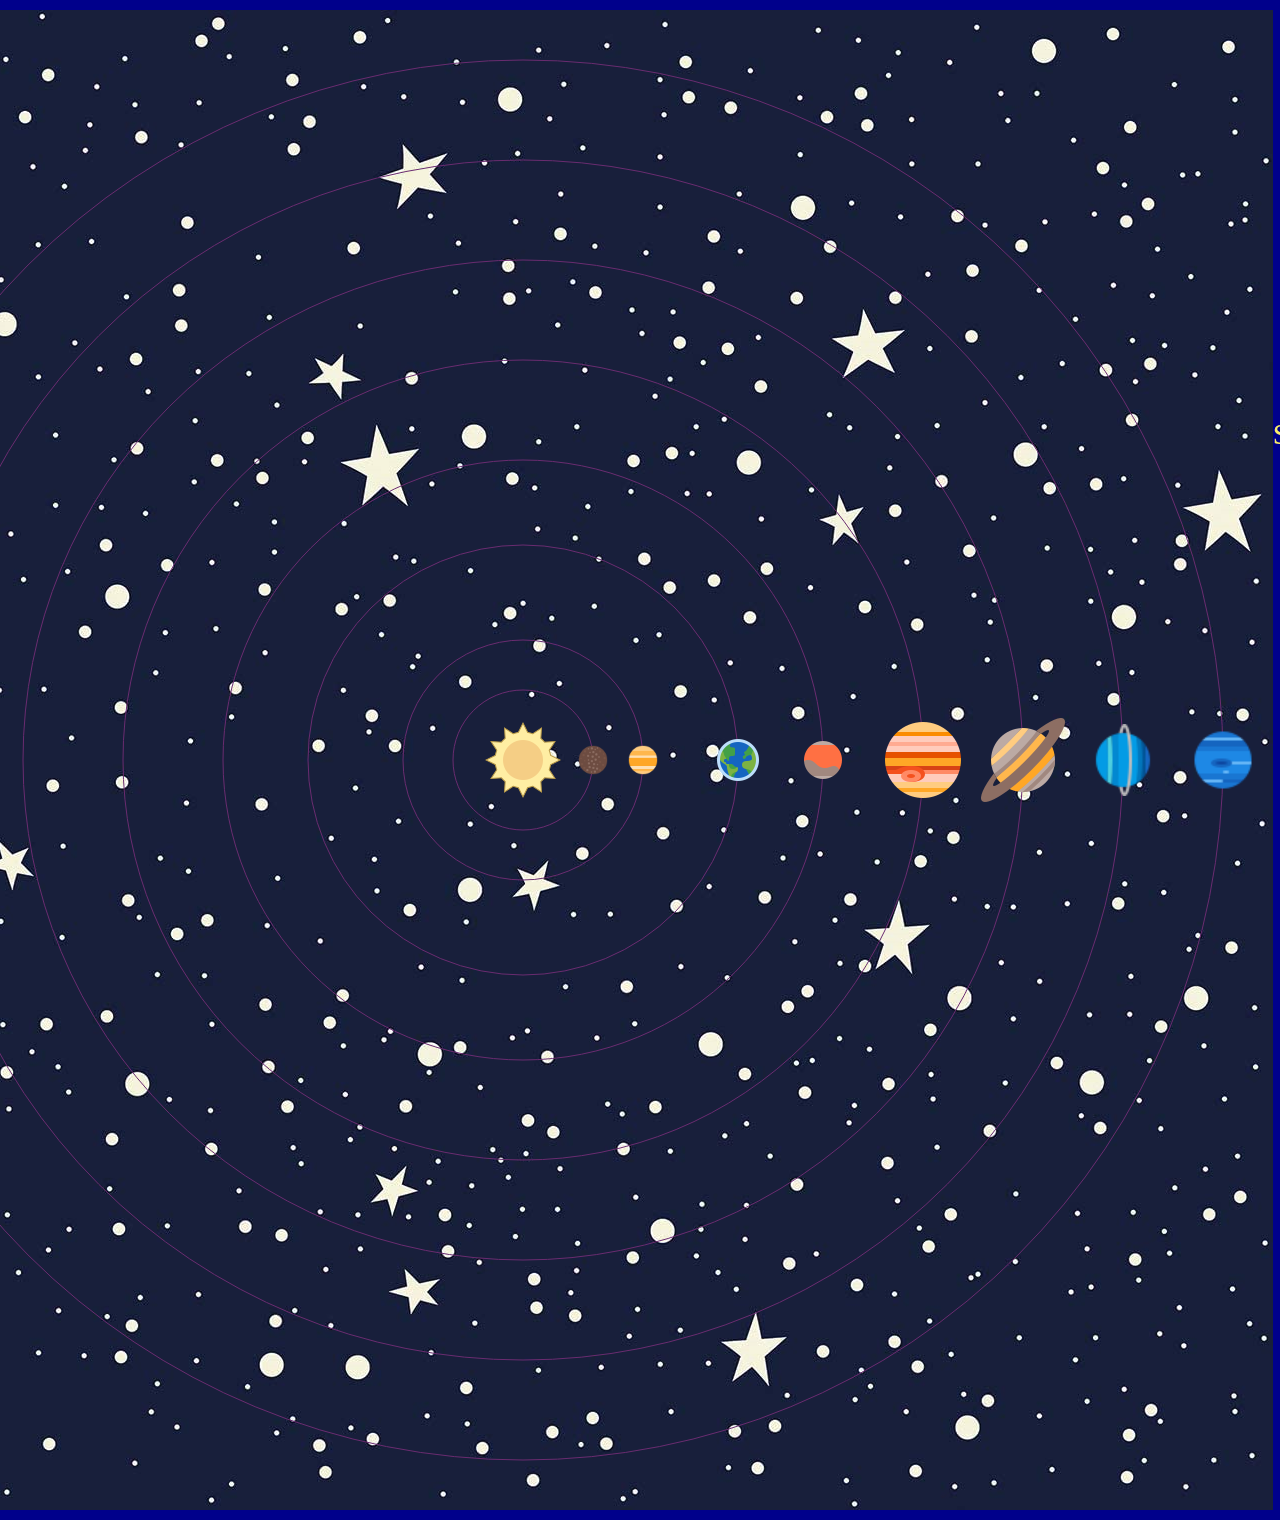
<file: index.html>
<!DOCTYPE html>
<html lang="en">

<head>
    <meta charset="UTF-8">
    <meta name="viewport" content="width=device-width, initial-scale=1.0">
    <title>Document</title>
    <link rel="stylesheet" href="css_code.css">
</head>

<body onload="setUp()">
    <!--Html elements-->
    <canvas id=myCanvas width=1500 height=1500></canvas>

    <!--This class(div)contains every div in it(on the right side)-->
    <div class="main">
        <!--The reset button-->
        <div class="zero">
            <button onclick="reset()" id="reset" style="height: 100px;width: 100px;"><b>Reset</b></button>
        </div>

        <!--This div includes the switch-->
        <div class="one">
            <button onclick="start()" id="switch" style="height: 100px;width: 100px;"><b>Start</b></button>
        </div>

        <!--This div includes the delay slider and text-->
        <div class="two">
            <!--Here you can change the default value of delay-->
            <!--When value == 101, the delay will be changed to 500-->
            <p style="font-size:30px; color:#f9ed69; margin-right: 20px;">Speed:</p>
            <input type="range" min=1 max=100 value=50 id="speed" onmousedown="delayCheckStart()" onmouseup="delayCheckEnd()">
        </div>

        <!--This class contains all the planets-->
        <div class="Planets">
            <!--The Mercury-->
            <!--Each this small div with class "planet" contains stuffs for a planet-->
            <div class="planet">
                <!--This is the first div in planet div, it contains the planet's image and the name of planet-->
                <div class="ImgAndText">
                    <img src="mercury.png" alt="Mercury" width="36" height="36">
                    <p class="planetNames">Mercury</p>
                </div>
                <!--This is the second div in the planet div, it contains the slider-->
                <div class="sliders">
                    <input type="range" min=1 max=100 value=50>
                </div>
            </div>

            <!--The Venus-->
            <!--Each this small div with class "planet" contains stuffs for a planet-->
            <div class="planet">
                <!--This is the first div in planet div, it contains the planet's image and the name of planet-->
                <div class="ImgAndText">
                    <img src="venus.png" alt="Venus" width="36" height="36">
                    <p class="planetNames">Venus</p>
                </div>
                <!--This is the second div in the planet div, it contains the slider-->
                <div class="sliders">
                    <input type="range" min=1 max=100 value=50>
                </div>
            </div>

            <!--The Earth, our home-->
            <!--Each this small div with class "planet" contains stuffs for a planet-->
            <div class="planet">
                <!--This is the first div in planet div, it contains the planet's image and the name of planet-->
                <div class="ImgAndText">
                    <img src="earth.png" alt="Earth" width="36" height="36">
                    <p class="planetNames">Earth</p>
                </div>
                <!--This is the second div in the planet div, it contains the slider-->
                <div class="sliders">
                    <input type="range" min=1 max=100 value=50>
                </div>
            </div>

            <!--The Mars, our goal-->
            <!--Each this small div with class "planet" contains stuffs for a planet-->
            <div class="planet">
                <!--This is the first div in planet div, it contains the planet's image and the name of planet-->
                <div class="ImgAndText">
                    <img src="mars.png" alt="Mars" width="36" height="36">
                    <p class="planetNames">Mars</p>
                </div>
                <!--This is the second div in the planet div, it contains the slider-->
                <div class="sliders">
                    <input type="range" min=1 max=100 value=50>
                </div>
            </div>

            <!--The Jupiter-->
            <!--Each this small div with class "planet" contains stuffs for a planet-->
            <div class="planet">
                <!--This is the first div in planet div, it contains the planet's image and the name of planet-->
                <div class="ImgAndText">
                    <img src="jupiter.png" alt="Jupiter" width="36" height="36">
                    <p class="planetNames">Jupiter</p>
                </div>
                <!--This is the second div in the planet div, it contains the slider-->
                <div class="sliders">
                    <input type="range" min=1 max=100 value=50>
                </div>
            </div>

            <!--The Saturn-->
            <!--Each this small div with class "planet" contains stuffs for a planet-->
            <div class="planet">
                <!--This is the first div in planet div, it contains the planet's image and the name of planet-->
                <div class="ImgAndText">
                    <img src="saturn.png" alt="Saturn" width="36" height="36">
                    <p class="planetNames">Saturn</p>
                </div>
                <!--This is the second div in the planet div, it contains the slider-->
                <div class="sliders">
                    <input type="range" min=1 max=100 value=50>
                </div>
            </div>

            <!--The Uranus-->
            <!--Each this small div with class "planet" contains stuffs for a planet-->
            <div class="planet">
                <!--This is the first div in planet div, it contains the planet's image and the name of planet-->
                <div class="ImgAndText">
                    <img src="uranus.png" alt="Uranus" width="36" height="36">
                    <p class="planetNames">Uranus</p>
                </div>
                <!--This is the second div in the planet div, it contains the slider-->
                <div class="sliders">
                    <input type="range" min=1 max=100 value=50>
                </div>
            </div>

            <!--The Neptune-->
            <!--Each this small div with class "planet" contains stuffs for a planet-->
            <div class="planet">
                <!--This is the first div in planet div, it contains the planet's image and the name of planet-->
                <div class="ImgAndText">
                    <img src="neptune.png" alt="Neptune" width="36" height="36">
                    <p class="planetNames">Neptune</p>
                </div>
                <!--This is the second div in the planet div, it contains the slider-->
                <div class="sliders">
                    <input type="range" min=1 max=100 value=50>
                </div>
            </div>
        </div>

        <!--Down here are the advanced settings-->
        <div class="Advanced">
            <p style="font-size:30px; color:#f08a5d; margin-bottom: 10px;"><b>Advanced stuffs</b></p>
            <!--This div contains the advanced fluency setting and the text-->
            <div class="fluency">
                <div>
                    <p class="advancedText">High fluency:</p>
                </div>
                <div>
                    <label class="switch">
                        <input type="checkbox" id="fluency" onclick="fluencyCheck()">
                        <span class="slider"></span>
                    </label>
                </div>
            </div>
            <!--The Highest Fluency~~~-->
            <div class="highestFluency">
                <div>
                    <p class="advancedText">Highest fluency:</p>
                </div>
                <div>
                    <label class="switch">
                        <input type="checkbox" id="highestFluency" onclick="highestFluencyCheck()">
                        <span class="slider"></span>
                    </label>
                </div>
            </div>
            <!--the switch of orbit-->
            <div class="orbit">
                <div>
                    <p class="advancedText">Orbit:</p>
                </div>
                <div>
                    <label class="switch">
                        <input type="checkbox" id="orbitSwitch" onclick="orbitLines()">
                        <span class="slider"></span>
                    </label>
                </div>
            </div>
        </div>



    </div>


    <script src="js_code.js"></script>

</body>

</html>
</file>
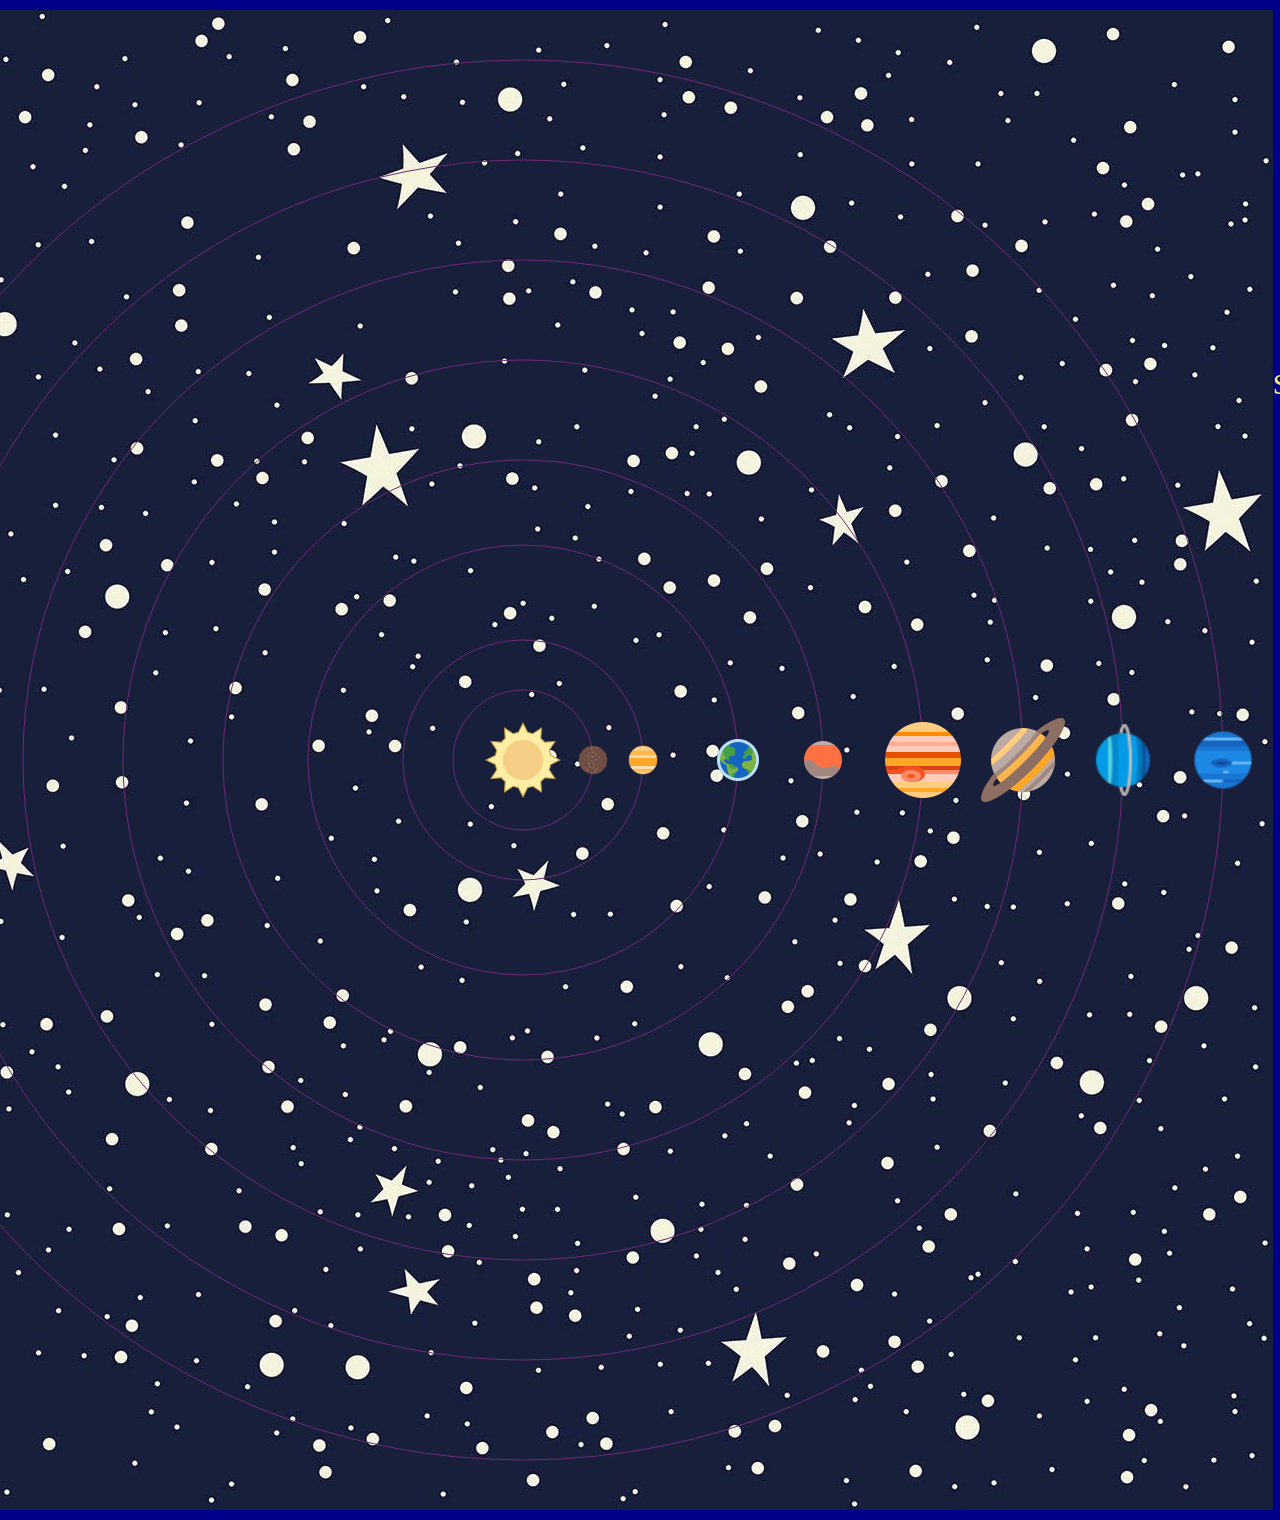
<file: main.html>
<!DOCTYPE html>
<html lang="en">

<head>
    <meta charset="UTF-8">
    <meta name="viewport" content="width=device-width, initial-scale=1.0">
    <title>Document</title>
    <link rel="stylesheet" href="css_code.css">
</head>

<body onload="setUp()">
    <!--Html elements-->
    <canvas id=myCanvas width=1500 height=1500></canvas>

    <!--This class(div)contains every div in it(on the right side)-->
    <div class="main">
        <!--This div includes the switch-->
        <div class="one">
            <button onclick="start()" id="switch" style="height:100px;width:100px">start</button>
        </div>

        <!--This div includes the delay slider and text-->
        <div class="two">
            <!--Here you can change the default value of delay-->
            <!--When value == 101, the delay will be changed to 500-->
            <p style="font-size:30px; color:#f9ed69; margin-right: 20px;">Speed:</p>
            <input type="range" min=1 max=100 value=50 id="speed" onmousedown="delayCheckStart()" onmouseup="delayCheckEnd()">
        </div>

        <!--This class contains all the planets-->
        <div class="Planets">
            <!--The Mercury-->
            <!--Each this small div with class "planet" contains stuffs for a planet-->
            <div class="planet">
                <!--This is the first div in planet div, it contains the planet's image and the name of planet-->
                <div class="ImgAndText">
                    <img src="mercury.png" alt="Mercury" width="36" height="36">
                    <p class="planetNames">Mercury</p>
                </div>
                <!--This is the second div in the planet div, it contains the slider-->
                <div class="sliders">
                    <input type="range" min=1 max=100 value=50>
                </div>
            </div>

            <!--The Venus-->
            <!--Each this small div with class "planet" contains stuffs for a planet-->
            <div class="planet">
                <!--This is the first div in planet div, it contains the planet's image and the name of planet-->
                <div class="ImgAndText">
                    <img src="venus.png" alt="Venus" width="36" height="36">
                    <p class="planetNames">Venus</p>
                </div>
                <!--This is the second div in the planet div, it contains the slider-->
                <div class="sliders">
                    <input type="range" min=1 max=100 value=50>
                </div>
            </div>

            <!--The Earth, our home-->
            <!--Each this small div with class "planet" contains stuffs for a planet-->
            <div class="planet">
                <!--This is the first div in planet div, it contains the planet's image and the name of planet-->
                <div class="ImgAndText">
                    <img src="earth.png" alt="Earth" width="36" height="36">
                    <p class="planetNames">Earth</p>
                </div>
                <!--This is the second div in the planet div, it contains the slider-->
                <div class="sliders">
                    <input type="range" min=1 max=100 value=50>
                </div>
            </div>

            <!--The Mars, our goal-->
            <!--Each this small div with class "planet" contains stuffs for a planet-->
            <div class="planet">
                <!--This is the first div in planet div, it contains the planet's image and the name of planet-->
                <div class="ImgAndText">
                    <img src="mars.png" alt="Mars" width="36" height="36">
                    <p class="planetNames">Mars</p>
                </div>
                <!--This is the second div in the planet div, it contains the slider-->
                <div class="sliders">
                    <input type="range" min=1 max=100 value=50>
                </div>
            </div>

            <!--The Jupiter-->
            <!--Each this small div with class "planet" contains stuffs for a planet-->
            <div class="planet">
                <!--This is the first div in planet div, it contains the planet's image and the name of planet-->
                <div class="ImgAndText">
                    <img src="jupiter.png" alt="Jupiter" width="36" height="36">
                    <p class="planetNames">Jupiter</p>
                </div>
                <!--This is the second div in the planet div, it contains the slider-->
                <div class="sliders">
                    <input type="range" min=1 max=100 value=50>
                </div>
            </div>

            <!--The Saturn-->
            <!--Each this small div with class "planet" contains stuffs for a planet-->
            <div class="planet">
                <!--This is the first div in planet div, it contains the planet's image and the name of planet-->
                <div class="ImgAndText">
                    <img src="saturn.png" alt="Saturn" width="36" height="36">
                    <p class="planetNames">Saturn</p>
                </div>
                <!--This is the second div in the planet div, it contains the slider-->
                <div class="sliders">
                    <input type="range" min=1 max=100 value=50>
                </div>
            </div>

            <!--The Uranus-->
            <!--Each this small div with class "planet" contains stuffs for a planet-->
            <div class="planet">
                <!--This is the first div in planet div, it contains the planet's image and the name of planet-->
                <div class="ImgAndText">
                    <img src="uranus.png" alt="Uranus" width="36" height="36">
                    <p class="planetNames">Uranus</p>
                </div>
                <!--This is the second div in the planet div, it contains the slider-->
                <div class="sliders">
                    <input type="range" min=1 max=100 value=50>
                </div>
            </div>

            <!--The Neptune-->
            <!--Each this small div with class "planet" contains stuffs for a planet-->
            <div class="planet">
                <!--This is the first div in planet div, it contains the planet's image and the name of planet-->
                <div class="ImgAndText">
                    <img src="neptune.png" alt="Neptune" width="36" height="36">
                    <p class="planetNames">Neptune</p>
                </div>
                <!--This is the second div in the planet div, it contains the slider-->
                <div class="sliders">
                    <input type="range" min=1 max=100 value=50>
                </div>
            </div>
        </div>

        <!--Down here are the advanced settings-->
        <div class="Advanced">
            <p style="font-size:30px; color:#f08a5d; margin-bottom: 10px;"><b>Advanced stuffs</b></p>
            <!--This div contains the advanced fluency setting and the text-->
            <div class="fluency">
                <div>
                    <p class="advancedText">High fluency:</p>
                </div>
                <div>
                    <label class="switch">
                        <input type="checkbox" id="fluency" onclick="fluencyCheck()">
                        <span class="slider"></span>
                    </label>
                </div>
            </div>
            <!--The Highest Fluency~~~-->
            <div class="highestFluency">
                <div>
                    <p class="advancedText">Highest fluency:</p>
                </div>
                <div>
                    <label class="switch">
                        <input type="checkbox" id="highestFluency" onclick="highestFluencyCheck()">
                        <span class="slider"></span>
                    </label>
                </div>
            </div>
            <!--the switch of orbit-->
            <div class="orbit">
                <div>
                    <p class="advancedText">Orbit:</p>
                </div>
                <div>
                    <label class="switch">
                        <input type="checkbox" id="orbitSwitch" onclick="orbitLines()">
                        <span class="slider"></span>
                    </label>
                </div>
            </div>
        </div>



    </div>


    <script src="js_code.js"></script>

</body>

</html>
</file>
<file: css_code.css>
body {
    /*centers the whole script code into the middle of window*/
    margin: 10px;
    display: flex;
    justify-content: center;
    background-color: darkblue;
}

.planetNames {
    font-size: 16px;
    margin-top: 5px;
    color: #f9ed69;
}

.advancedText {
    font-size: 20px;
    color: #f08a5d;
    margin-right: 15px;
}

.main {
    display: flex;
    flex-direction: column;
    align-items: center;
    margin: auto;
}

.Planets {
    display: flex;
    flex-direction: column;
    align-items: center;
}

.planet {
    display: flex;
    flex-direction: row;
    align-items: center;
}

.ImgAndText {
    display: flex;
    flex-direction: column;
    align-items: center;
    font-size: 15px;
    margin-right: 30px;
}

.sliders {
    display: flex;
}

.Advanced {
    display: flex;
    flex-direction: column;
    align-items: center;
}

.fluency {
    display: flex;
    flex-direction: row;
    align-items: center;
}

.highestFluency {
    display: flex;
    flex-direction: row;
    align-items: center;
}

.orbit {
    display: flex;
    flex-direction: row;
    align-items: center;
}

.zero {
    margin-bottom: 0px;
    display: flex;
    justify-content: center;
    position: relative;
}

#reset {
    color: #6a2c70;
    background-color: #f08a5d;
    font-size: 22px;
    border-color: #b83b5e;
    outline: #b83b5e;
}

.one {
    /*This class includes the switch
    This makes centers it*/
    margin-bottom: 0px;
    display: flex;
    justify-content: center;
    position: relative;
}

#switch {
    color: #6a2c70;
    background-color: #f08a5d;
    font-size: 22px;
    margin-bottom: 5px;
    border-color: #b83b5e;
    outline: #b83b5e;
}

.two {
    /*This class includes the delay slider and the text
    This makes the text centered*/
    margin-top: 5px;
    display: flex;
    justify-content: center;
    position: relative;
}


/*----------------------------------FBI warning! The following content contains ctrl+c & ctrl+v----------------------------------*/


/*The switch*/

.switch {
    position: relative;
    display: inline-block;
    width: 60px;
    height: 34px;
}

.switch input {
    opacity: 0;
    width: 0;
    height: 0;
}

.slider {
    position: absolute;
    cursor: pointer;
    top: 0;
    left: 0;
    right: 0;
    bottom: 0;
    background-color: #ccc;
    -webkit-transition: .4s;
    transition: .4s;
}

.slider:before {
    position: absolute;
    content: "";
    height: 26px;
    width: 26px;
    left: 4px;
    bottom: 4px;
    background-color: #b83b5e;
    -webkit-transition: .4s;
    transition: .4s;
}

input:checked+.slider {
    background-color: #f9ed69;
}

input:focus+.slider {
    box-shadow: 0 0 1px #f9ed69;
}

input:checked+.slider:before {
    -webkit-transform: translateX(26px);
    -ms-transform: translateX(26px);
    transform: translateX(26px);
}
</file>
